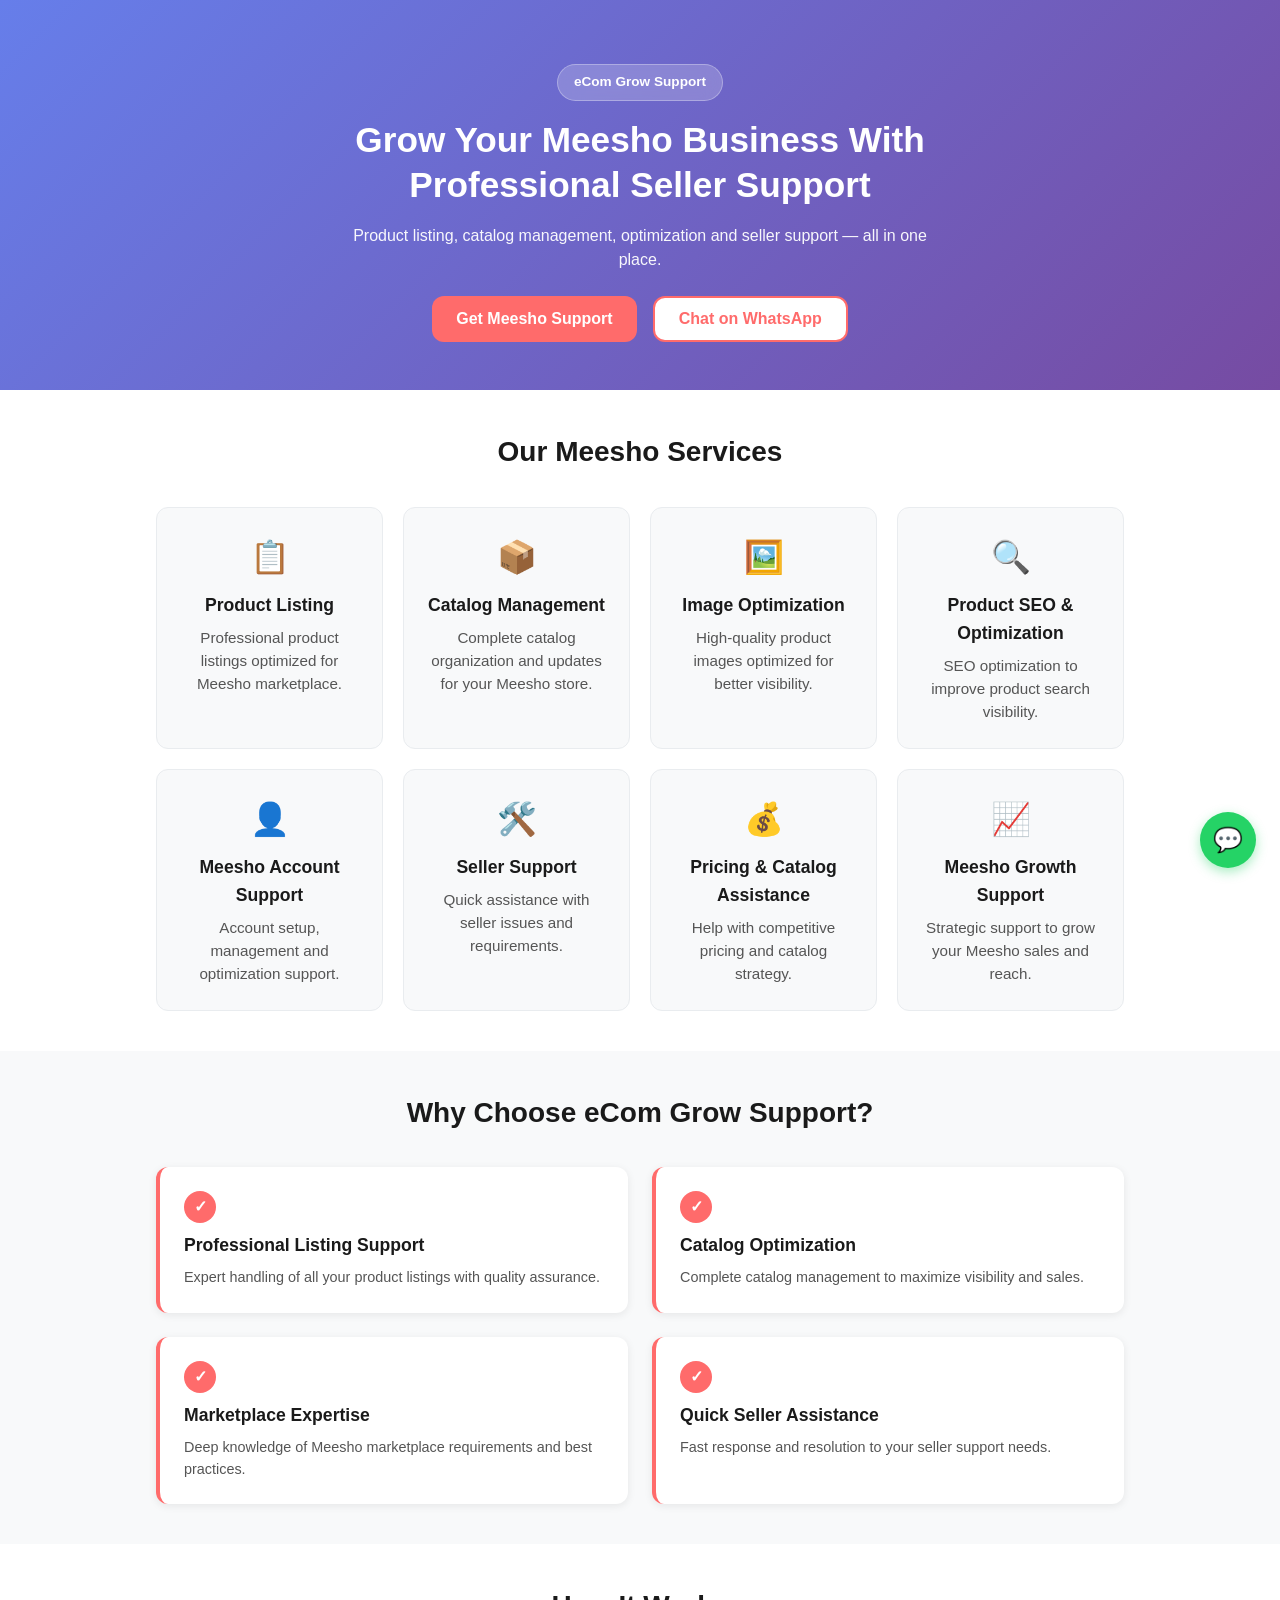
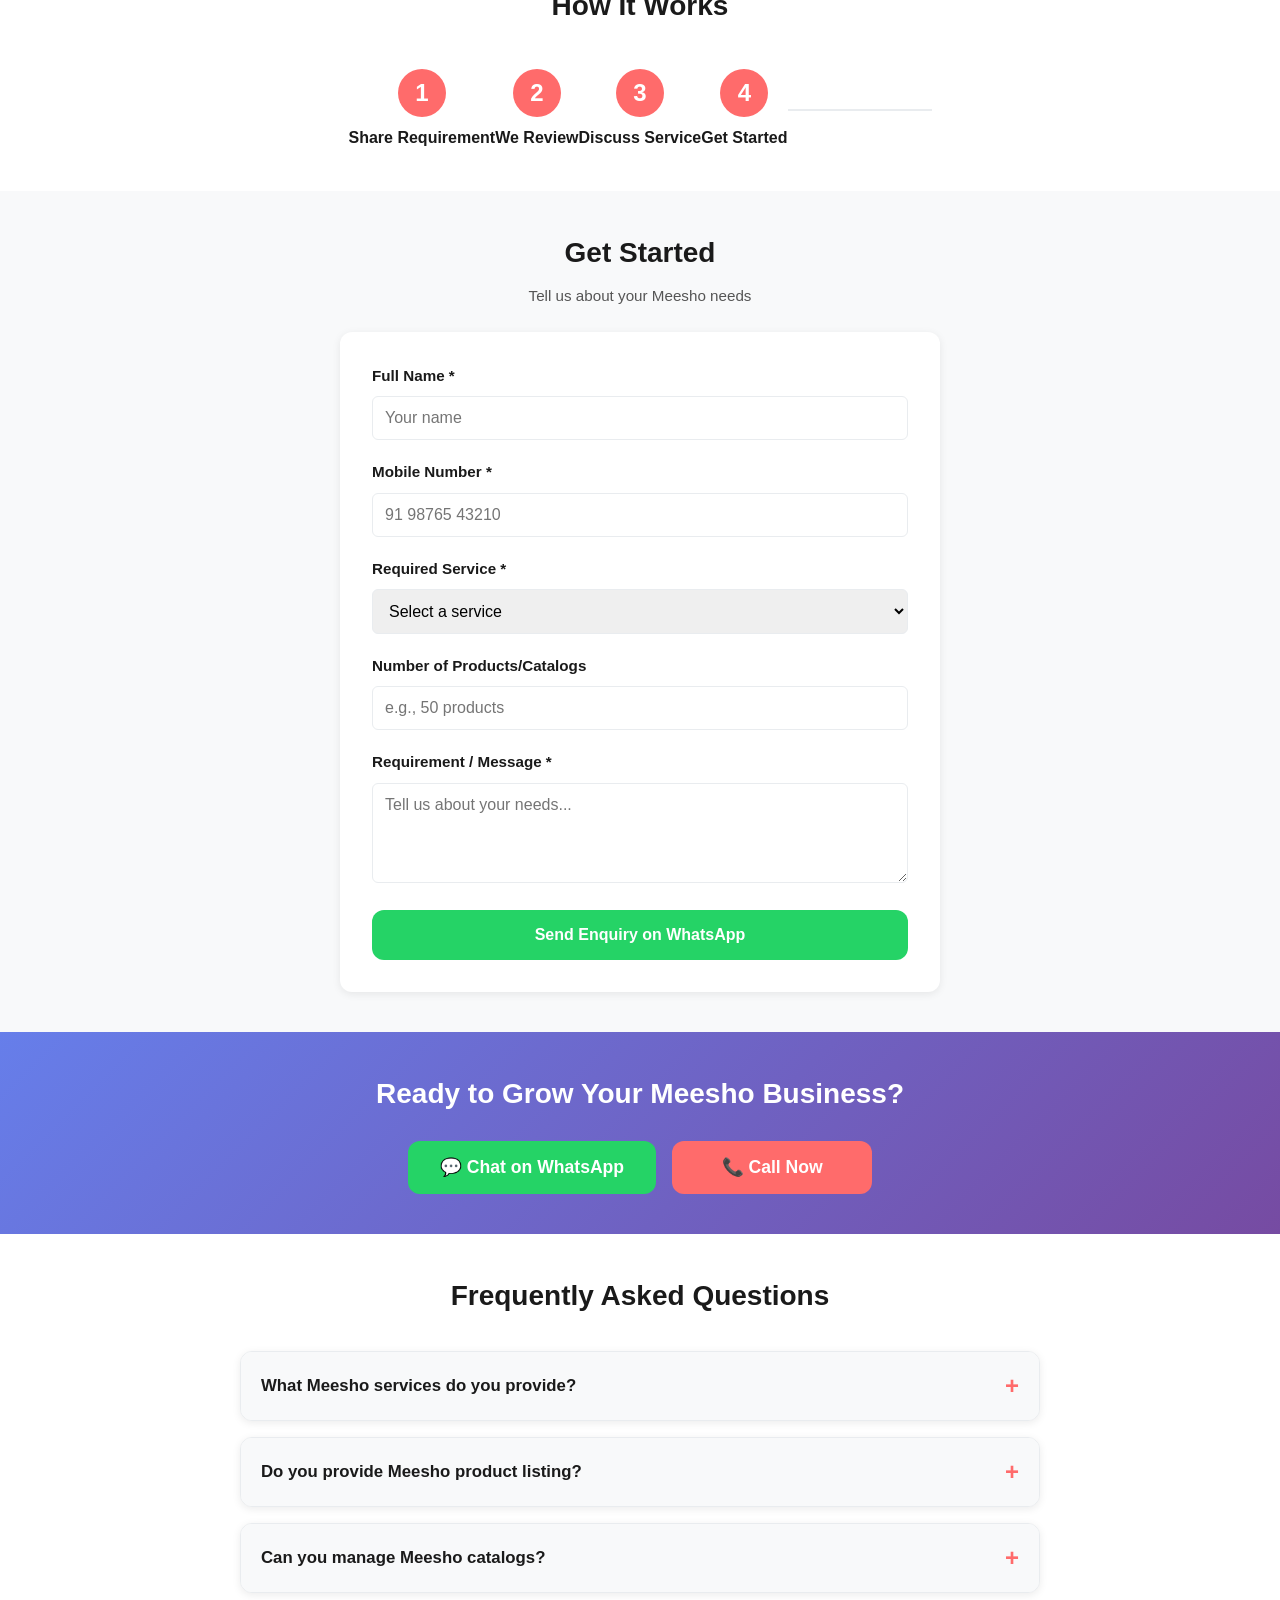
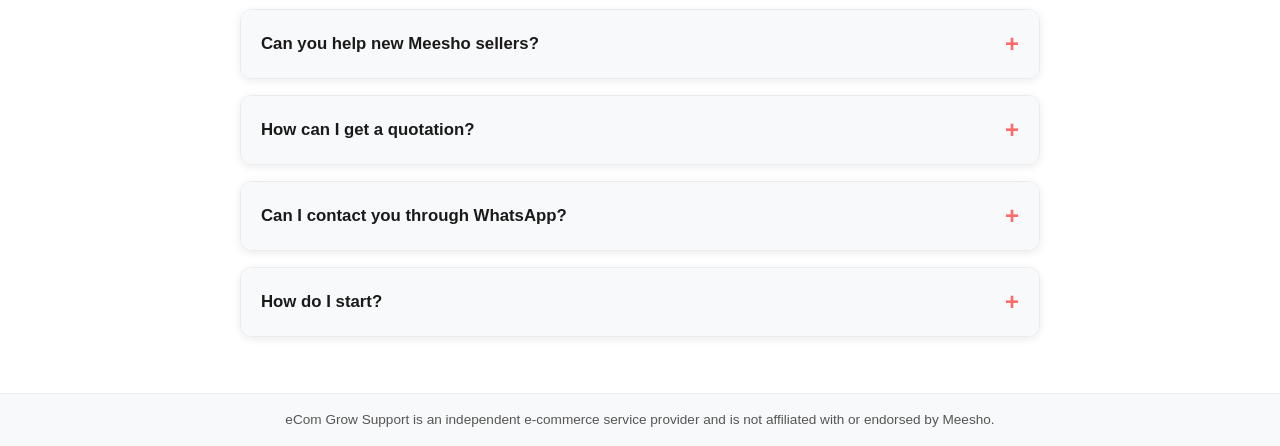
<file: index.html>
<!DOCTYPE html>
<html lang="en">
<head>
    <meta charset="UTF-8">
    <meta name="viewport" content="width=device-width, initial-scale=1.0">
    <meta name="description" content="Professional Meesho seller services including product listing, catalog management, optimization and seller support by eCom Grow Support.">
    <meta name="keywords" content="Meesho Services, Meesho Seller Services, Meesho Product Listing, Meesho Catalog Management, Meesho Seller Support, Meesho Account Management">
    <meta name="author" content="eCom Grow Support">
    
    <!-- OG Tags -->
    <meta property="og:title" content="Meesho Services & Seller Support | eCom Grow Support">
    <meta property="og:description" content="Professional Meesho seller services including product listing, catalog management, optimization and seller support.">
    <meta property="og:type" content="website">
    <meta property="og:url" content="https://ecomgrowsupport.com">
    
    <!-- Canonical -->
    <link rel="canonical" href="https://ecomgrowsupport.com">
    
    <title>Meesho Services & Seller Support | eCom Grow Support</title>
    <link rel="stylesheet" href="style.css">
</head>
<body>
    <!-- HERO SECTION -->
    <section class="hero" id="hero">
        <div class="container">
            <div class="hero-content">
                <div class="branding">
                    <span class="brand-label">eCom Grow Support</span>
                </div>
                
                <h1>Grow Your Meesho Business With Professional Seller Support</h1>
                
                <p class="hero-desc">Product listing, catalog management, optimization and seller support — all in one place.</p>
                
                <div class="hero-cta">
                    <button class="btn btn-primary" onclick="document.getElementById('form-section').scrollIntoView({behavior: 'smooth'})">Get Meesho Support</button>
                    <button class="btn btn-secondary" onclick="openWhatsApp('consultation')">Chat on WhatsApp</button>
                </div>
            </div>
        </div>
    </section>

    <!-- SERVICES SECTION -->
    <section class="services" id="services">
        <div class="container">
            <h2>Our Meesho Services</h2>
            
            <div class="services-grid">
                <div class="service-card">
                    <div class="service-icon">📋</div>
                    <h3>Product Listing</h3>
                    <p>Professional product listings optimized for Meesho marketplace.</p>
                </div>
                
                <div class="service-card">
                    <div class="service-icon">📦</div>
                    <h3>Catalog Management</h3>
                    <p>Complete catalog organization and updates for your Meesho store.</p>
                </div>
                
                <div class="service-card">
                    <div class="service-icon">🖼️</div>
                    <h3>Image Optimization</h3>
                    <p>High-quality product images optimized for better visibility.</p>
                </div>
                
                <div class="service-card">
                    <div class="service-icon">🔍</div>
                    <h3>Product SEO & Optimization</h3>
                    <p>SEO optimization to improve product search visibility.</p>
                </div>
                
                <div class="service-card">
                    <div class="service-icon">👤</div>
                    <h3>Meesho Account Support</h3>
                    <p>Account setup, management and optimization support.</p>
                </div>
                
                <div class="service-card">
                    <div class="service-icon">🛠️</div>
                    <h3>Seller Support</h3>
                    <p>Quick assistance with seller issues and requirements.</p>
                </div>
                
                <div class="service-card">
                    <div class="service-icon">💰</div>
                    <h3>Pricing & Catalog Assistance</h3>
                    <p>Help with competitive pricing and catalog strategy.</p>
                </div>
                
                <div class="service-card">
                    <div class="service-icon">📈</div>
                    <h3>Meesho Growth Support</h3>
                    <p>Strategic support to grow your Meesho sales and reach.</p>
                </div>
            </div>
        </div>
    </section>

    <!-- WHY CHOOSE US SECTION -->
    <section class="why-us" id="why-us">
        <div class="container">
            <h2>Why Choose eCom Grow Support?</h2>
            
            <div class="why-us-grid">
                <div class="why-us-item">
                    <div class="why-us-icon">✓</div>
                    <h3>Professional Listing Support</h3>
                    <p>Expert handling of all your product listings with quality assurance.</p>
                </div>
                
                <div class="why-us-item">
                    <div class="why-us-icon">✓</div>
                    <h3>Catalog Optimization</h3>
                    <p>Complete catalog management to maximize visibility and sales.</p>
                </div>
                
                <div class="why-us-item">
                    <div class="why-us-icon">✓</div>
                    <h3>Marketplace Expertise</h3>
                    <p>Deep knowledge of Meesho marketplace requirements and best practices.</p>
                </div>
                
                <div class="why-us-item">
                    <div class="why-us-icon">✓</div>
                    <h3>Quick Seller Assistance</h3>
                    <p>Fast response and resolution to your seller support needs.</p>
                </div>
            </div>
        </div>
    </section>

    <!-- HOW IT WORKS SECTION -->
    <section class="how-it-works" id="how-it-works">
        <div class="container">
            <h2>How It Works</h2>
            
            <div class="process-steps">
                <div class="step">
                    <div class="step-number">1</div>
                    <h3>Share Requirement</h3>
                </div>
                
                <div class="step-divider"></div>
                
                <div class="step">
                    <div class="step-number">2</div>
                    <h3>We Review</h3>
                </div>
                
                <div class="step-divider"></div>
                
                <div class="step">
                    <div class="step-number">3</div>
                    <h3>Discuss Service</h3>
                </div>
                
                <div class="step-divider"></div>
                
                <div class="step">
                    <div class="step-number">4</div>
                    <h3>Get Started</h3>
                </div>
            </div>
        </div>
    </section>

    <!-- ENQUIRY FORM SECTION -->
    <section class="form-section" id="form-section">
        <div class="container">
            <h2>Get Started</h2>
            <p class="form-subtitle">Tell us about your Meesho needs</p>
            
            <form class="enquiry-form" id="enquiry-form" onsubmit="handleFormSubmit(event)">
                <div class="form-group">
                    <label for="name">Full Name *</label>
                    <input type="text" id="name" name="name" required placeholder="Your name">
                </div>
                
                <div class="form-group">
                    <label for="mobile">Mobile Number *</label>
                    <input type="tel" id="mobile" name="mobile" required placeholder="91 98765 43210">
                </div>
                
                <div class="form-group">
                    <label for="service">Required Service *</label>
                    <select id="service" name="service" required>
                        <option value="">Select a service</option>
                        <option value="Product Listing">Product Listing</option>
                        <option value="Catalog Management">Catalog Management</option>
                        <option value="Image Optimization">Image Optimization</option>
                        <option value="Product SEO">Product SEO & Optimization</option>
                        <option value="Account Support">Meesho Account Support</option>
                        <option value="Seller Support">Seller Support</option>
                        <option value="Pricing Assistance">Pricing & Catalog Assistance</option>
                        <option value="Growth Support">Meesho Growth Support</option>
                    </select>
                </div>
                
                <div class="form-group">
                    <label for="products">Number of Products/Catalogs</label>
                    <input type="text" id="products" name="products" placeholder="e.g., 50 products">
                </div>
                
                <div class="form-group">
                    <label for="message">Requirement / Message *</label>
                    <textarea id="message" name="message" required placeholder="Tell us about your needs..." rows="4"></textarea>
                </div>
                
                <button type="submit" class="btn btn-whatsapp">Send Enquiry on WhatsApp</button>
            </form>
        </div>
    </section>

    <!-- CTA SECTION -->
    <section class="cta-section" id="cta-section">
        <div class="container">
            <h2>Ready to Grow Your Meesho Business?</h2>
            <div class="cta-buttons">
                <button class="btn btn-whatsapp-large" onclick="openWhatsApp('consultation')">
                    💬 Chat on WhatsApp
                </button>
                <button class="btn btn-call" onclick="callNow()">
                    📞 Call Now
                </button>
            </div>
        </div>
    </section>

    <!-- FAQ SECTION -->
    <section class="faq" id="faq">
        <div class="container">
            <h2>Frequently Asked Questions</h2>
            
            <div class="faq-list">
                <div class="faq-item">
                    <button class="faq-question" onclick="toggleFAQ(this)">
                        <span>What Meesho services do you provide?</span>
                        <span class="faq-icon">+</span>
                    </button>
                    <div class="faq-answer">
                        <p>We provide comprehensive Meesho services including product listing, catalog management, image optimization, SEO optimization, account support, seller assistance, pricing guidance, and growth strategies to help you succeed on the Meesho marketplace.</p>
                    </div>
                </div>
                
                <div class="faq-item">
                    <button class="faq-question" onclick="toggleFAQ(this)">
                        <span>Do you provide Meesho product listing?</span>
                        <span class="faq-icon">+</span>
                    </button>
                    <div class="faq-answer">
                        <p>Yes, we provide professional Meesho product listing services. We handle complete product listing creation with proper categorization, descriptions, images, and optimization to ensure maximum visibility.</p>
                    </div>
                </div>
                
                <div class="faq-item">
                    <button class="faq-question" onclick="toggleFAQ(this)">
                        <span>Can you manage Meesho catalogs?</span>
                        <span class="faq-icon">+</span>
                    </button>
                    <div class="faq-answer">
                        <p>Absolutely. We offer complete catalog management services including organization, updates, optimization, and maintenance to ensure your catalog performs well on Meesho.</p>
                    </div>
                </div>
                
                <div class="faq-item">
                    <button class="faq-question" onclick="toggleFAQ(this)">
                        <span>Can you help new Meesho sellers?</span>
                        <span class="faq-icon">+</span>
                    </button>
                    <div class="faq-answer">
                        <p>Yes, we specialize in helping new Meesho sellers get started. From account setup to first listings and optimization, we provide complete support for beginners.</p>
                    </div>
                </div>
                
                <div class="faq-item">
                    <button class="faq-question" onclick="toggleFAQ(this)">
                        <span>How can I get a quotation?</span>
                        <span class="faq-icon">+</span>
                    </button>
                    <div class="faq-answer">
                        <p>Fill out our enquiry form with your requirements or contact us via WhatsApp. We'll review your needs and provide a customized quotation within 24 hours.</p>
                    </div>
                </div>
                
                <div class="faq-item">
                    <button class="faq-question" onclick="toggleFAQ(this)">
                        <span>Can I contact you through WhatsApp?</span>
                        <span class="faq-icon">+</span>
                    </button>
                    <div class="faq-answer">
                        <p>Yes! WhatsApp is our preferred communication channel. Click any "Chat on WhatsApp" button on this page to connect with us directly.</p>
                    </div>
                </div>
                
                <div class="faq-item">
                    <button class="faq-question" onclick="toggleFAQ(this)">
                        <span>How do I start?</span>
                        <span class="faq-icon">+</span>
                    </button>
                    <div class="faq-answer">
                        <p>Simply fill out the enquiry form, chat with us on WhatsApp, or call us directly. Share your requirements and we'll guide you through the next steps to get started.</p>
                    </div>
                </div>
            </div>
        </div>
    </section>

    <!-- DISCLAIMER -->
    <div class="disclaimer">
        <p>eCom Grow Support is an independent e-commerce service provider and is not affiliated with or endorsed by Meesho.</p>
    </div>

    <!-- FLOATING WHATSAPP BUTTON -->
    <button class="floating-whatsapp" onclick="openWhatsApp('consultation')" title="Chat on WhatsApp">
        <span>💬</span>
    </button>

    <!-- STRUCTURED DATA -->
    <script type="application/ld+json">
    {
        "@context": "https://schema.org/",
        "@type": "Organization",
        "name": "eCom Grow Support",
        "url": "https://ecomgrowsupport.com",
        "logo": "https://ecomgrowsupport.com/logo.png",
        "description": "Professional Meesho seller services including product listing, catalog management, and seller support",
        "sameAs": []
    }
    </script>

    <script type="application/ld+json">
    {
        "@context": "https://schema.org/",
        "@type": "FAQPage",
        "mainEntity": [
            {
                "@type": "Question",
                "name": "What Meesho services do you provide?",
                "acceptedAnswer": {
                    "@type": "Answer",
                    "text": "We provide comprehensive Meesho services including product listing, catalog management, image optimization, SEO optimization, account support, seller assistance, pricing guidance, and growth strategies."
                }
            },
            {
                "@type": "Question",
                "name": "Do you provide Meesho product listing?",
                "acceptedAnswer": {
                    "@type": "Answer",
                    "text": "Yes, we provide professional Meesho product listing services with proper categorization, descriptions, images, and optimization."
                }
            },
            {
                "@type": "Question",
                "name": "Can you manage Meesho catalogs?",
                "acceptedAnswer": {
                    "@type": "Answer",
                    "text": "Absolutely. We offer complete catalog management services including organization, updates, optimization, and maintenance."
                }
            },
            {
                "@type": "Question",
                "name": "Can you help new Meesho sellers?",
                "acceptedAnswer": {
                    "@type": "Answer",
                    "text": "Yes, we specialize in helping new Meesho sellers get started from account setup to first listings and optimization."
                }
            },
            {
                "@type": "Question",
                "name": "How can I get a quotation?",
                "acceptedAnswer": {
                    "@type": "Answer",
                    "text": "Fill out our enquiry form or contact us via WhatsApp. We'll provide a customized quotation within 24 hours."
                }
            },
            {
                "@type": "Question",
                "name": "Can I contact you through WhatsApp?",
                "acceptedAnswer": {
                    "@type": "Answer",
                    "text": "Yes! WhatsApp is our preferred communication channel. Click any 'Chat on WhatsApp' button to connect with us."
                }
            },
            {
                "@type": "Question",
                "name": "How do I start?",
                "acceptedAnswer": {
                    "@type": "Answer",
                    "text": "Fill out the enquiry form, chat with us on WhatsApp, or call us directly. Share your requirements and we'll guide you."
                }
            }
        ]
    }
    </script>

    <script src="script.js"></script>
</body>
</html>
</file>
<file: style.css>
/* ============================================
   MEESHO SERVICES LANDING PAGE - CSS
   Mobile-First, Fast-Loading, Conversion-Focused
   ============================================ */

/* ROOT & VARIABLES */
:root {
    --primary-color: #FF6B6B;
    --secondary-color: #4ECDC4;
    --dark-text: #1a1a1a;
    --light-text: #555;
    --light-bg: #f8f9fa;
    --border-color: #e9ecef;
    --success-color: #25D366;
    --white: #ffffff;
    
    --spacing-xs: 0.5rem;
    --spacing-sm: 1rem;
    --spacing-md: 1.5rem;
    --spacing-lg: 2rem;
    --spacing-xl: 3rem;
    
    --radius-sm: 6px;
    --radius-md: 12px;
    --radius-lg: 16px;
    
    --transition: all 0.3s ease;
    --shadow-sm: 0 2px 8px rgba(0,0,0,0.08);
    --shadow-md: 0 4px 16px rgba(0,0,0,0.12);
}

/* RESET & BASE */
* {
    margin: 0;
    padding: 0;
    box-sizing: border-box;
}

html {
    scroll-behavior: smooth;
}

body {
    font-family: -apple-system, BlinkMacSystemFont, 'Segoe UI', Roboto, 'Helvetica Neue', Arial, sans-serif;
    line-height: 1.6;
    color: var(--dark-text);
    background: var(--white);
    overflow-x: hidden;
}

/* CONTAINER */
.container {
    max-width: 1000px;
    margin: 0 auto;
    padding: 0 var(--spacing-sm);
}

/* BUTTONS */
.btn {
    padding: 0.75rem 1.5rem;
    border: none;
    border-radius: var(--radius-md);
    font-size: 1rem;
    font-weight: 600;
    cursor: pointer;
    transition: var(--transition);
    display: inline-block;
    text-align: center;
    text-decoration: none;
}

.btn-primary {
    background: var(--primary-color);
    color: var(--white);
}

.btn-primary:hover {
    background: #ff5252;
    transform: translateY(-2px);
    box-shadow: var(--shadow-md);
}

.btn-primary:active {
    transform: translateY(0);
}

.btn-secondary {
    background: var(--white);
    color: var(--primary-color);
    border: 2px solid var(--primary-color);
}

.btn-secondary:hover {
    background: var(--primary-color);
    color: var(--white);
    transform: translateY(-2px);
}

.btn-whatsapp {
    background: var(--success-color);
    color: var(--white);
    width: 100%;
    padding: 1rem;
    font-size: 1rem;
    font-weight: 600;
}

.btn-whatsapp:hover {
    background: #1faa50;
    transform: translateY(-2px);
    box-shadow: var(--shadow-md);
}

.btn-whatsapp-large {
    background: var(--success-color);
    color: var(--white);
    padding: 1rem 2rem;
    font-size: 1.1rem;
    font-weight: 600;
    min-width: 200px;
}

.btn-whatsapp-large:hover {
    background: #1faa50;
    transform: translateY(-2px);
    box-shadow: var(--shadow-md);
}

.btn-call {
    background: var(--primary-color);
    color: var(--white);
    padding: 1rem 2rem;
    font-size: 1.1rem;
    font-weight: 600;
    min-width: 200px;
}

.btn-call:hover {
    background: #ff5252;
    transform: translateY(-2px);
    box-shadow: var(--shadow-md);
}

/* ============================================
   HERO SECTION
   ============================================ */
.hero {
    padding: 3rem var(--spacing-sm) 2.5rem;
    background: linear-gradient(135deg, #667eea 0%, #764ba2 100%);
    color: var(--white);
    text-align: center;
    min-height: auto;
}

.hero-content {
    max-width: 600px;
    margin: 0 auto;
}

.branding {
    margin-bottom: 1rem;
}

.brand-label {
    display: inline-block;
    background: rgba(255,255,255,0.2);
    color: var(--white);
    padding: 0.4rem 1rem;
    border-radius: 50px;
    font-size: 0.85rem;
    font-weight: 600;
    backdrop-filter: blur(10px);
    border: 1px solid rgba(255,255,255,0.3);
}

.hero h1 {
    font-size: 1.75rem;
    font-weight: 700;
    margin-bottom: 1rem;
    line-height: 1.3;
}

.hero-desc {
    font-size: 1rem;
    margin-bottom: 1.5rem;
    opacity: 0.95;
    line-height: 1.5;
}

.hero-cta {
    display: flex;
    flex-direction: column;
    gap: 1rem;
}

@media (min-width: 600px) {
    .hero {
        padding: 4rem var(--spacing-sm) 3rem;
    }

    .hero h1 {
        font-size: 2.2rem;
    }

    .hero-cta {
        flex-direction: row;
        justify-content: center;
        gap: 1rem;
    }

    .hero-cta .btn {
        min-width: 180px;
    }
}

/* ============================================
   SERVICES SECTION
   ============================================ */
.services {
    padding: 2.5rem var(--spacing-sm);
    background: var(--white);
}

.services h2 {
    font-size: 1.5rem;
    font-weight: 700;
    margin-bottom: 1.5rem;
    text-align: center;
}

.services-grid {
    display: grid;
    grid-template-columns: 1fr;
    gap: 1rem;
}

.service-card {
    background: var(--light-bg);
    padding: 1.25rem;
    border-radius: var(--radius-md);
    border: 1px solid var(--border-color);
    transition: var(--transition);
    text-align: center;
}

.service-card:hover {
    background: var(--white);
    border-color: var(--primary-color);
    box-shadow: var(--shadow-md);
    transform: translateY(-4px);
}

.service-icon {
    font-size: 2rem;
    margin-bottom: 0.5rem;
}

.service-card h3 {
    font-size: 1rem;
    font-weight: 600;
    margin-bottom: 0.5rem;
    color: var(--dark-text);
}

.service-card p {
    font-size: 0.9rem;
    color: var(--light-text);
    line-height: 1.5;
}

@media (min-width: 768px) {
    .services h2 {
        font-size: 1.75rem;
        margin-bottom: 2rem;
    }

    .services-grid {
        grid-template-columns: repeat(2, 1fr);
        gap: 1.25rem;
    }

    .service-card {
        padding: 1.5rem;
    }

    .service-card h3 {
        font-size: 1.1rem;
    }

    .service-card p {
        font-size: 0.95rem;
    }
}

@media (min-width: 1024px) {
    .services-grid {
        grid-template-columns: repeat(4, 1fr);
    }
}

/* ============================================
   WHY US SECTION
   ============================================ */
.why-us {
    padding: 2.5rem var(--spacing-sm);
    background: var(--light-bg);
}

.why-us h2 {
    font-size: 1.5rem;
    font-weight: 700;
    margin-bottom: 1.5rem;
    text-align: center;
}

.why-us-grid {
    display: grid;
    grid-template-columns: 1fr;
    gap: 1.5rem;
}

.why-us-item {
    background: var(--white);
    padding: 1.25rem;
    border-radius: var(--radius-md);
    border-left: 4px solid var(--primary-color);
    box-shadow: var(--shadow-sm);
}

.why-us-icon {
    display: inline-block;
    width: 2rem;
    height: 2rem;
    background: var(--primary-color);
    color: var(--white);
    border-radius: 50%;
    text-align: center;
    line-height: 2rem;
    font-weight: 700;
    margin-bottom: 0.5rem;
}

.why-us-item h3 {
    font-size: 1rem;
    font-weight: 600;
    margin-bottom: 0.5rem;
}

.why-us-item p {
    font-size: 0.9rem;
    color: var(--light-text);
    line-height: 1.5;
}

@media (min-width: 768px) {
    .why-us h2 {
        font-size: 1.75rem;
        margin-bottom: 2rem;
    }

    .why-us-grid {
        grid-template-columns: repeat(2, 1fr);
        gap: 1.5rem;
    }

    .why-us-item {
        padding: 1.5rem;
    }

    .why-us-item h3 {
        font-size: 1.1rem;
    }
}

/* ============================================
   HOW IT WORKS SECTION
   ============================================ */
.how-it-works {
    padding: 2.5rem var(--spacing-sm);
    background: var(--white);
}

.how-it-works h2 {
    font-size: 1.5rem;
    font-weight: 700;
    margin-bottom: 2rem;
    text-align: center;
}

.process-steps {
    display: flex;
    flex-direction: column;
    align-items: center;
    gap: 1rem;
}

.step {
    display: flex;
    flex-direction: column;
    align-items: center;
    text-align: center;
}

.step-number {
    width: 3rem;
    height: 3rem;
    background: var(--primary-color);
    color: var(--white);
    border-radius: 50%;
    display: flex;
    align-items: center;
    justify-content: center;
    font-size: 1.5rem;
    font-weight: 700;
    margin-bottom: 0.5rem;
}

.step h3 {
    font-size: 1rem;
    font-weight: 600;
}

.step-divider {
    width: 2px;
    height: 1.5rem;
    background: var(--border-color);
}

@media (min-width: 768px) {
    .how-it-works h2 {
        font-size: 1.75rem;
        margin-bottom: 2.5rem;
    }

    .process-steps {
        flex-direction: row;
        justify-content: center;
        gap: 0;
        flex-wrap: wrap;
    }

    .step {
        flex: 0 1 auto;
    }

    .step-divider {
        width: 3rem;
        height: 2px;
        background: var(--border-color);
        order: 2;
    }

    .step:nth-child(odd) {
        order: 1;
    }

    .step:nth-child(even) {
        order: 3;
    }
}

/* ============================================
   FORM SECTION
   ============================================ */
.form-section {
    padding: 2.5rem var(--spacing-sm);
    background: var(--light-bg);
}

.form-section h2 {
    font-size: 1.5rem;
    font-weight: 700;
    margin-bottom: 0.5rem;
    text-align: center;
}

.form-subtitle {
    text-align: center;
    color: var(--light-text);
    margin-bottom: 1.5rem;
    font-size: 0.95rem;
}

.enquiry-form {
    max-width: 600px;
    margin: 0 auto;
    background: var(--white);
    padding: 1.5rem;
    border-radius: var(--radius-md);
    box-shadow: var(--shadow-sm);
}

.form-group {
    margin-bottom: 1.25rem;
}

.form-group label {
    display: block;
    font-size: 0.95rem;
    font-weight: 600;
    margin-bottom: 0.5rem;
    color: var(--dark-text);
}

.form-group input,
.form-group select,
.form-group textarea {
    width: 100%;
    padding: 0.75rem;
    border: 1px solid var(--border-color);
    border-radius: var(--radius-sm);
    font-size: 1rem;
    font-family: inherit;
    transition: var(--transition);
}

.form-group input:focus,
.form-group select:focus,
.form-group textarea:focus {
    outline: none;
    border-color: var(--primary-color);
    box-shadow: 0 0 0 3px rgba(255, 107, 107, 0.1);
}

.form-group textarea {
    resize: vertical;
    min-height: 100px;
}

@media (min-width: 768px) {
    .form-section h2 {
        font-size: 1.75rem;
    }

    .enquiry-form {
        padding: 2rem;
    }
}

/* ============================================
   CTA SECTION
   ============================================ */
.cta-section {
    padding: 2.5rem var(--spacing-sm);
    background: linear-gradient(135deg, #667eea 0%, #764ba2 100%);
    color: var(--white);
    text-align: center;
}

.cta-section h2 {
    font-size: 1.5rem;
    font-weight: 700;
    margin-bottom: 1.5rem;
}

.cta-buttons {
    display: flex;
    flex-direction: column;
    gap: 1rem;
    justify-content: center;
}

@media (min-width: 600px) {
    .cta-section h2 {
        font-size: 1.75rem;
    }

    .cta-buttons {
        flex-direction: row;
        gap: 1rem;
    }
}

/* ============================================
   FAQ SECTION
   ============================================ */
.faq {
    padding: 2.5rem var(--spacing-sm);
    background: var(--white);
}

.faq h2 {
    font-size: 1.5rem;
    font-weight: 700;
    margin-bottom: 1.5rem;
    text-align: center;
}

.faq-list {
    max-width: 800px;
    margin: 0 auto;
}

.faq-item {
    margin-bottom: 1rem;
    border: 1px solid var(--border-color);
    border-radius: var(--radius-md);
    overflow: hidden;
    background: var(--white);
    box-shadow: var(--shadow-sm);
}

.faq-question {
    width: 100%;
    padding: 1rem;
    background: var(--light-bg);
    border: none;
    cursor: pointer;
    font-size: 1rem;
    font-weight: 600;
    color: var(--dark-text);
    display: flex;
    justify-content: space-between;
    align-items: center;
    transition: var(--transition);
    text-align: left;
}

.faq-question:hover {
    background: var(--white);
    color: var(--primary-color);
}

.faq-icon {
    font-size: 1.5rem;
    font-weight: 700;
    color: var(--primary-color);
    transition: var(--transition);
}

.faq-answer {
    max-height: 0;
    overflow: hidden;
    transition: max-height 0.3s ease;
    background: var(--white);
}

.faq-answer p {
    padding: 1rem;
    color: var(--light-text);
    line-height: 1.6;
    font-size: 0.95rem;
}

.faq-item.active .faq-answer {
    max-height: 300px;
}

.faq-item.active .faq-icon {
    transform: rotate(45deg);
}

@media (min-width: 768px) {
    .faq h2 {
        font-size: 1.75rem;
        margin-bottom: 2rem;
    }

    .faq-question {
        padding: 1.25rem;
        font-size: 1.05rem;
    }

    .faq-answer p {
        padding: 1.25rem;
    }
}

/* ============================================
   DISCLAIMER
   ============================================ */
.disclaimer {
    background: var(--light-bg);
    padding: 1rem var(--spacing-sm);
    text-align: center;
    font-size: 0.85rem;
    color: var(--light-text);
    border-top: 1px solid var(--border-color);
}

.disclaimer p {
    max-width: 1000px;
    margin: 0 auto;
    line-height: 1.5;
}

/* ============================================
   FLOATING WHATSAPP BUTTON
   ============================================ */
.floating-whatsapp {
    position: fixed;
    bottom: 2rem;
    right: 1.5rem;
    width: 3.5rem;
    height: 3.5rem;
    background: var(--success-color);
    color: var(--white);
    border: none;
    border-radius: 50%;
    cursor: pointer;
    display: flex;
    align-items: center;
    justify-content: center;
    font-size: 1.5rem;
    box-shadow: 0 4px 12px rgba(37, 211, 102, 0.4);
    transition: var(--transition);
    z-index: 1000;
}

.floating-whatsapp:hover {
    transform: scale(1.1);
    box-shadow: 0 6px 16px rgba(37, 211, 102, 0.5);
}

.floating-whatsapp:active {
    transform: scale(0.95);
}

@media (max-width: 480px) {
    .floating-whatsapp {
        bottom: 1.5rem;
        right: 1rem;
        width: 3rem;
        height: 3rem;
        font-size: 1.3rem;
    }
}

/* ============================================
   UTILITY & RESPONSIVE
   ============================================ */
@media (max-width: 480px) {
    .btn {
        padding: 0.7rem 1.2rem;
        font-size: 0.95rem;
    }

    .container {
        padding: 0 1rem;
    }
}

/* ANIMATIONS */
@keyframes fadeIn {
    from {
        opacity: 0;
        transform: translateY(20px);
    }
    to {
        opacity: 1;
        transform: translateY(0);
    }
}

section {
    animation: fadeIn 0.6s ease-out;
}

/* PRINT STYLES */
@media print {
    .floating-whatsapp,
    .cta-section {
        display: none;
    }
}

/* ACCESSIBILITY */
@media (prefers-reduced-motion: reduce) {
    * {
        animation: none !important;
        transition: none !important;
    }
}

/* PERFORMANCE - Optimize for LCP */
.hero {
    contain: layout style paint;
}

.services-grid,
.why-us-grid,
.faq-list {
    contain: layout style;
}
</file>
